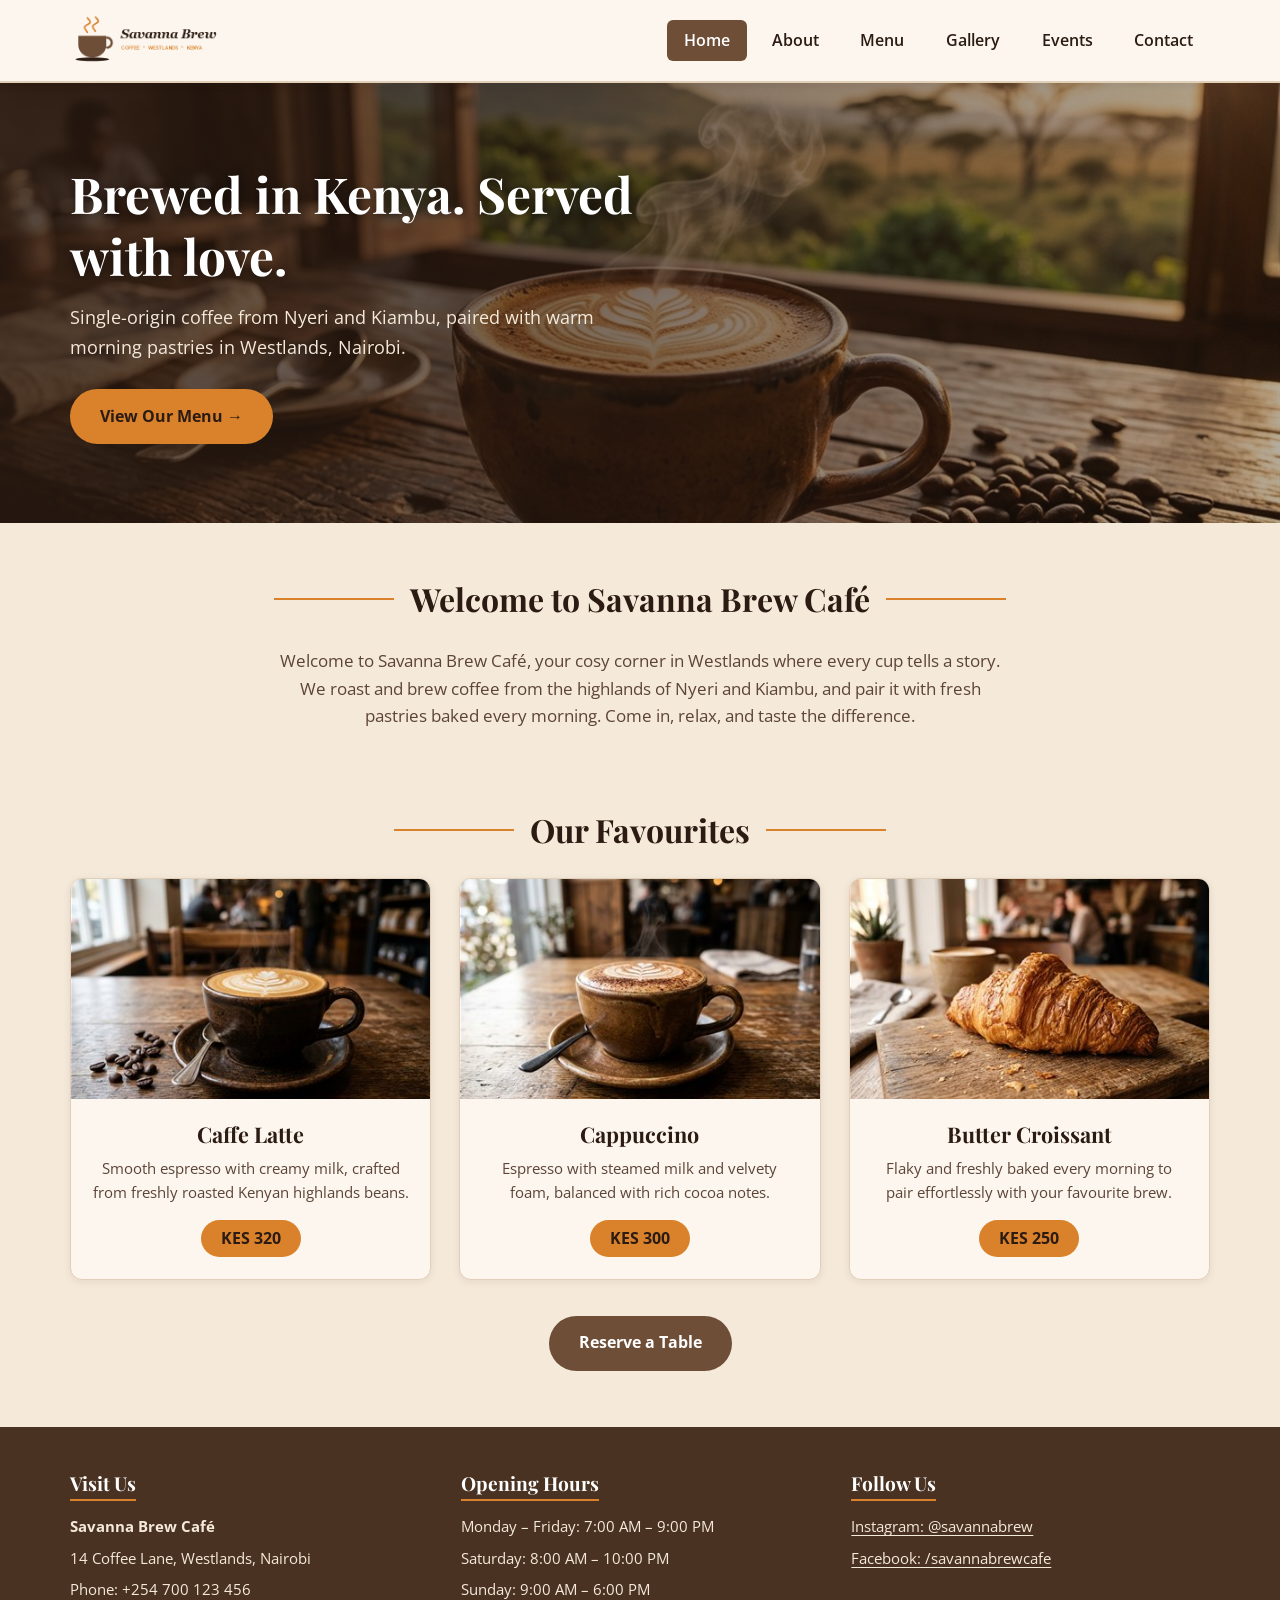
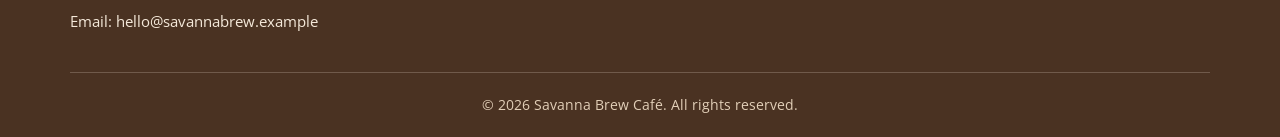
<file: index.html>
<!doctype html>
<html lang="en">
  <head>
    <meta charset="UTF-8" />
    <meta name="viewport" content="width=device-width, initial-scale=1.0" />
    <title>Savanna Brew Café | Home</title>
    <link rel="preconnect" href="https://fonts.googleapis.com" />
    <link rel="preconnect" href="https://fonts.gstatic.com" crossorigin />
    <link
      href="https://fonts.googleapis.com/css2?family=Open+Sans:wght@400;600;700&family=Playfair+Display:wght@600;700&display=swap"
      rel="stylesheet"
    />
    <link rel="stylesheet" href="css/style.css" />
  </head>
  <body>
    <header class="site-header">
      <div class="container header-inner">
        <a href="index.html" class="logo-link">
          <img
            src="images/logo.png"
            alt="Savanna Brew Café logo"
            class="logo-img"
            width="200"
            height="60"
          />
        </a>
        <nav class="main-nav" aria-label="Main navigation">
          <ul>
            <li>
              <a href="index.html" class="active" aria-current="page">Home</a>
            </li>
            <li><a href="about.html">About</a></li>
            <li><a href="menu.html">Menu</a></li>
            <li><a href="gallery.html">Gallery</a></li>
            <li><a href="events.html">Events</a></li>
            <li><a href="contact.html">Contact</a></li>
          </ul>
        </nav>
      </div>
    </header>

    <main>
      <section class="hero" aria-label="Welcome banner">
        <div class="container">
          <div class="hero-content">
            <h1>Brewed in Kenya. Served with love.</h1>
            <p>
              Single-origin coffee from Nyeri and Kiambu, paired with warm
              morning pastries in Westlands, Nairobi.
            </p>
            <a href="menu.html" class="btn btn-accent">View Our Menu &rarr;</a>
          </div>
        </div>
      </section>

      <section class="section welcome-section">
        <div class="container">
          <h2 class="section-title">Welcome to Savanna Brew Café</h2>
          <p class="welcome-text">
            Welcome to Savanna Brew Café, your cosy corner in Westlands where
            every cup tells a story. We roast and brew coffee from the highlands
            of Nyeri and Kiambu, and pair it with fresh pastries baked every
            morning. Come in, relax, and taste the difference.
          </p>
        </div>
      </section>

      <section class="section">
        <div class="container">
          <h2 class="section-title">Our Favourites</h2>
          <div class="cards-row">
            <article class="card">
              <img
                src="images/latte.jpg"
                alt="Steaming Caffe Latte with rosetta latte art in a dark ceramic cup"
                class="card-img"
                width="400"
                height="300"
              />
              <div class="card-body">
                <h3>Caffe Latte</h3>
                <p>
                  Smooth espresso with creamy milk, crafted from freshly roasted
                  Kenyan highlands beans.
                </p>
                <span class="price-badge">KES 320</span>
              </div>
            </article>

            <article class="card">
              <img
                src="images/cappuccino.jpg"
                alt="Rich Cappuccino topped with frothy milk foam and cocoa dusting"
                class="card-img"
                width="400"
                height="300"
              />
              <div class="card-body">
                <h3>Cappuccino</h3>
                <p>
                  Espresso with steamed milk and velvety foam, balanced with
                  rich cocoa notes.
                </p>
                <span class="price-badge">KES 300</span>
              </div>
            </article>

            <article class="card">
              <img
                src="images/croissant.jpg"
                alt="Freshly baked golden flaky butter croissant on a wooden board"
                class="card-img"
                width="400"
                height="300"
              />
              <div class="card-body">
                <h3>Butter Croissant</h3>
                <p>
                  Flaky and freshly baked every morning to pair effortlessly
                  with your favourite brew.
                </p>
                <span class="price-badge">KES 250</span>
              </div>
            </article>
          </div>

          <div class="cta-center">
            <a href="contact.html" class="btn btn-primary">Reserve a Table</a>
          </div>
        </div>
      </section>
    </main>

    <footer class="site-footer">
      <div class="container">
        <div class="footer-grid">
          <div class="footer-col">
            <h3>Visit Us</h3>
            <p><strong>Savanna Brew Café</strong></p>
            <p>14 Coffee Lane, Westlands, Nairobi</p>
            <p>Phone: +254 700 123 456</p>
            <p>Email: hello@savannabrew.example</p>
          </div>

          <div class="footer-col">
            <h3>Opening Hours</h3>
            <p>Monday – Friday: 7:00 AM – 9:00 PM</p>
            <p>Saturday: 8:00 AM – 10:00 PM</p>
            <p>Sunday: 9:00 AM – 6:00 PM</p>
          </div>

          <div class="footer-col">
            <h3>Follow Us</h3>
            <ul class="footer-links">
              <li>
                <a
                  href="https://www.instagram.com/"
                  target="_blank"
                  rel="noopener noreferrer"
                  >Instagram: @savannabrew</a
                >
              </li>
              <li>
                <a
                  href="https://www.facebook.com/"
                  target="_blank"
                  rel="noopener noreferrer"
                  >Facebook: /savannabrewcafe</a
                >
              </li>
            </ul>
          </div>
        </div>

        <div class="footer-bottom">
          <p>&copy; 2026 Savanna Brew Café. All rights reserved.</p>
        </div>
      </div>
    </footer>
  </body>
</html>
</file>
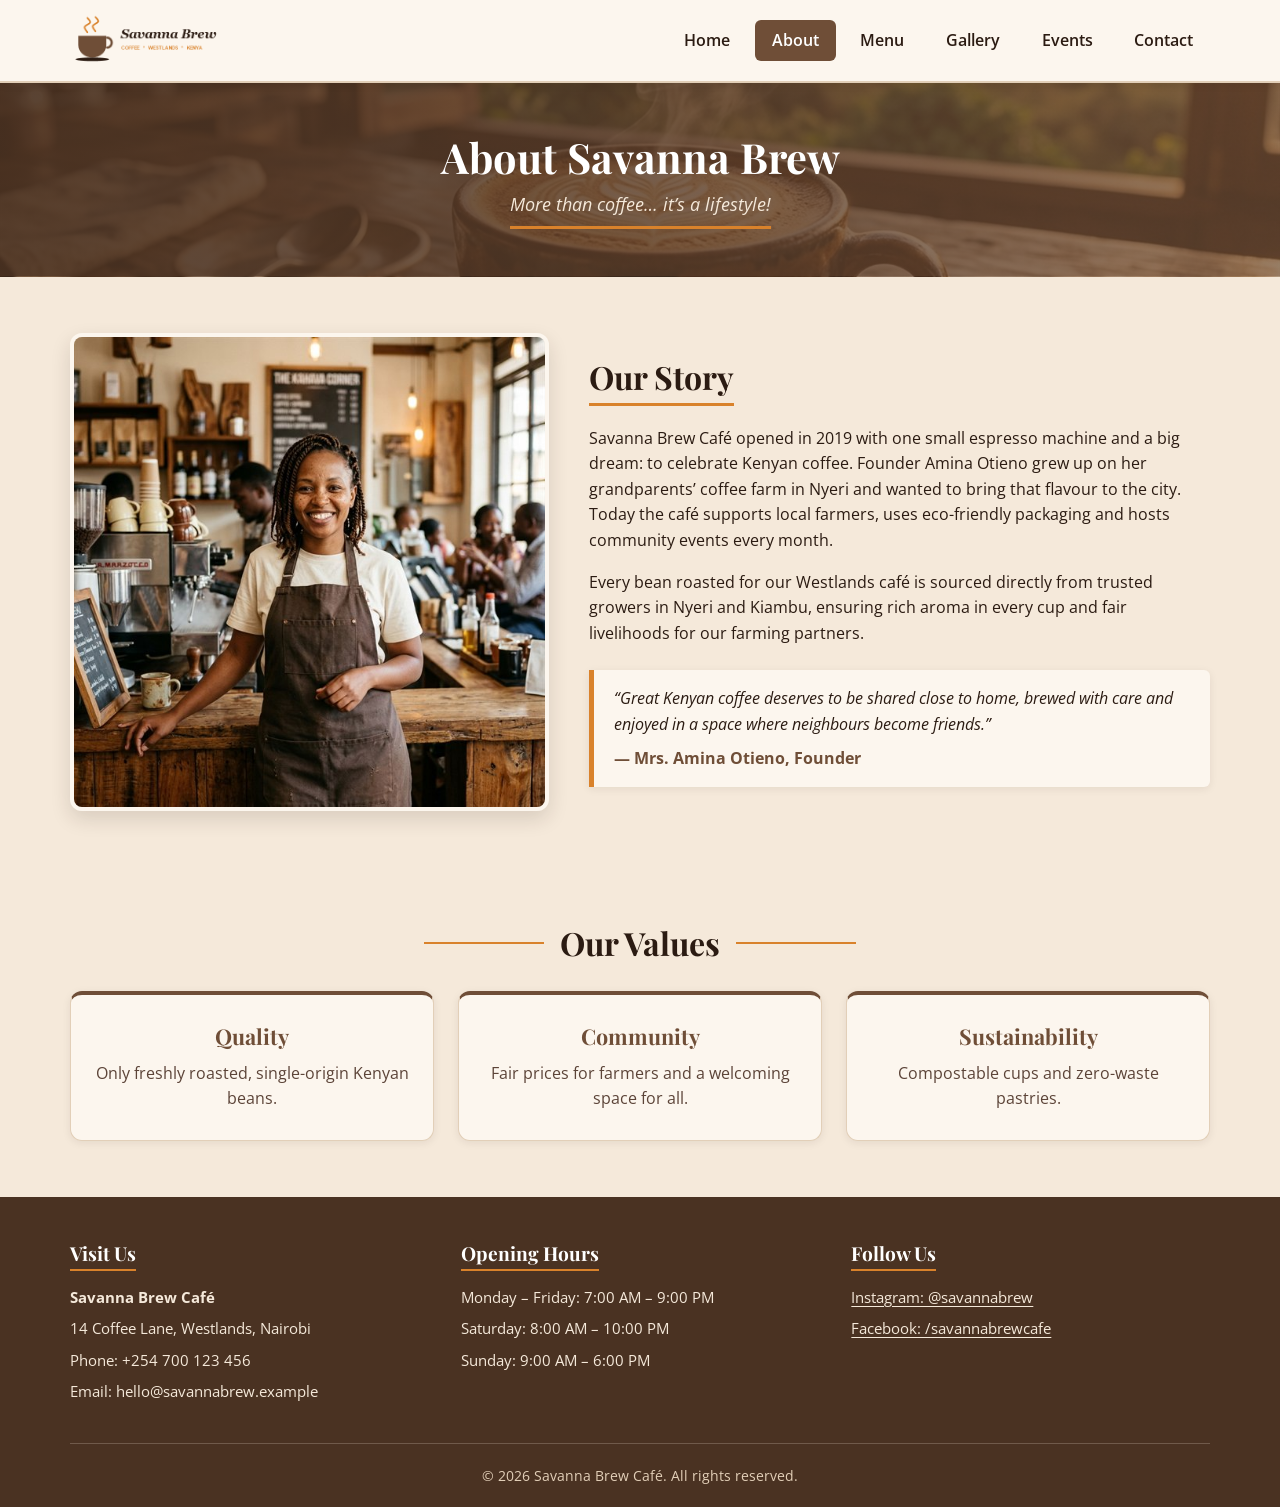
<file: about.html>
<!doctype html>
<html lang="en">
  <head>
    <meta charset="UTF-8" />
    <meta name="viewport" content="width=device-width, initial-scale=1.0" />
    <title>Savanna Brew Café | About Us</title>
    <link rel="preconnect" href="https://fonts.googleapis.com" />
    <link rel="preconnect" href="https://fonts.gstatic.com" crossorigin />
    <link
      href="https://fonts.googleapis.com/css2?family=Open+Sans:wght@400;600;700&family=Playfair+Display:wght@600;700&display=swap"
      rel="stylesheet"
    />
    <link rel="stylesheet" href="css/style.css" />
  </head>
  <body>
    <header class="site-header">
      <div class="container header-inner">
        <a href="index.html" class="logo-link">
          <img
            src="images/logo.png"
            alt="Savanna Brew Café logo"
            class="logo-img"
            width="200"
            height="60"
          />
        </a>
        <nav class="main-nav" aria-label="Main navigation">
          <ul>
            <li><a href="index.html">Home</a></li>
            <li>
              <a href="about.html" class="active" aria-current="page">About</a>
            </li>
            <li><a href="menu.html">Menu</a></li>
            <li><a href="gallery.html">Gallery</a></li>
            <li><a href="events.html">Events</a></li>
            <li><a href="contact.html">Contact</a></li>
          </ul>
        </nav>
      </div>
    </header>

    <main>
      <section class="page-banner">
        <div class="container">
          <h1>About Savanna Brew</h1>
          <p>More than coffee&hellip; it&rsquo;s a lifestyle!</p>
        </div>
      </section>

      <section class="section">
        <div class="container">
          <div class="about-grid">
            <div class="about-image-col">
              <img
                src="images/about-owner.jpg"
                alt="Mrs. Amina Otieno, founder of Savanna Brew Café, smiling behind the coffee counter"
                class="about-owner-img"
                width="600"
                height="600"
              />
            </div>

            <article class="about-text-col">
              <h2>Our Story</h2>
              <p>
                Savanna Brew Café opened in 2019 with one small espresso machine
                and a big dream: to celebrate Kenyan coffee. Founder Amina
                Otieno grew up on her grandparents&rsquo; coffee farm in Nyeri
                and wanted to bring that flavour to the city. Today the café
                supports local farmers, uses eco-friendly packaging and hosts
                community events every month.
              </p>
              <p>
                Every bean roasted for our Westlands café is sourced directly
                from trusted growers in Nyeri and Kiambu, ensuring rich aroma in
                every cup and fair livelihoods for our farming partners.
              </p>
              <blockquote class="owner-quote">
                &ldquo;Great Kenyan coffee deserves to be shared close to home,
                brewed with care and enjoyed in a space where neighbours become
                friends.&rdquo;
                <cite>&mdash; Mrs. Amina Otieno, Founder</cite>
              </blockquote>
            </article>
          </div>
        </div>
      </section>

      <section class="section">
        <div class="container">
          <h2 class="section-title">Our Values</h2>
          <ul class="values-list">
            <li class="value-card">
              <h3>Quality</h3>
              <p>Only freshly roasted, single-origin Kenyan beans.</p>
            </li>
            <li class="value-card">
              <h3>Community</h3>
              <p>Fair prices for farmers and a welcoming space for all.</p>
            </li>
            <li class="value-card">
              <h3>Sustainability</h3>
              <p>Compostable cups and zero-waste pastries.</p>
            </li>
          </ul>
        </div>
      </section>
    </main>

    <footer class="site-footer">
      <div class="container">
        <div class="footer-grid">
          <div class="footer-col">
            <h3>Visit Us</h3>
            <p><strong>Savanna Brew Café</strong></p>
            <p>14 Coffee Lane, Westlands, Nairobi</p>
            <p>Phone: +254 700 123 456</p>
            <p>Email: hello@savannabrew.example</p>
          </div>

          <div class="footer-col">
            <h3>Opening Hours</h3>
            <p>Monday – Friday: 7:00 AM – 9:00 PM</p>
            <p>Saturday: 8:00 AM – 10:00 PM</p>
            <p>Sunday: 9:00 AM – 6:00 PM</p>
          </div>

          <div class="footer-col">
            <h3>Follow Us</h3>
            <ul class="footer-links">
              <li>
                <a
                  href="https://www.instagram.com/"
                  target="_blank"
                  rel="noopener noreferrer"
                  >Instagram: @savannabrew</a
                >
              </li>
              <li>
                <a
                  href="https://www.facebook.com/"
                  target="_blank"
                  rel="noopener noreferrer"
                  >Facebook: /savannabrewcafe</a
                >
              </li>
            </ul>
          </div>
        </div>

        <div class="footer-bottom">
          <p>&copy; 2026 Savanna Brew Café. All rights reserved.</p>
        </div>
      </div>
    </footer>
  </body>
</html>
</file>
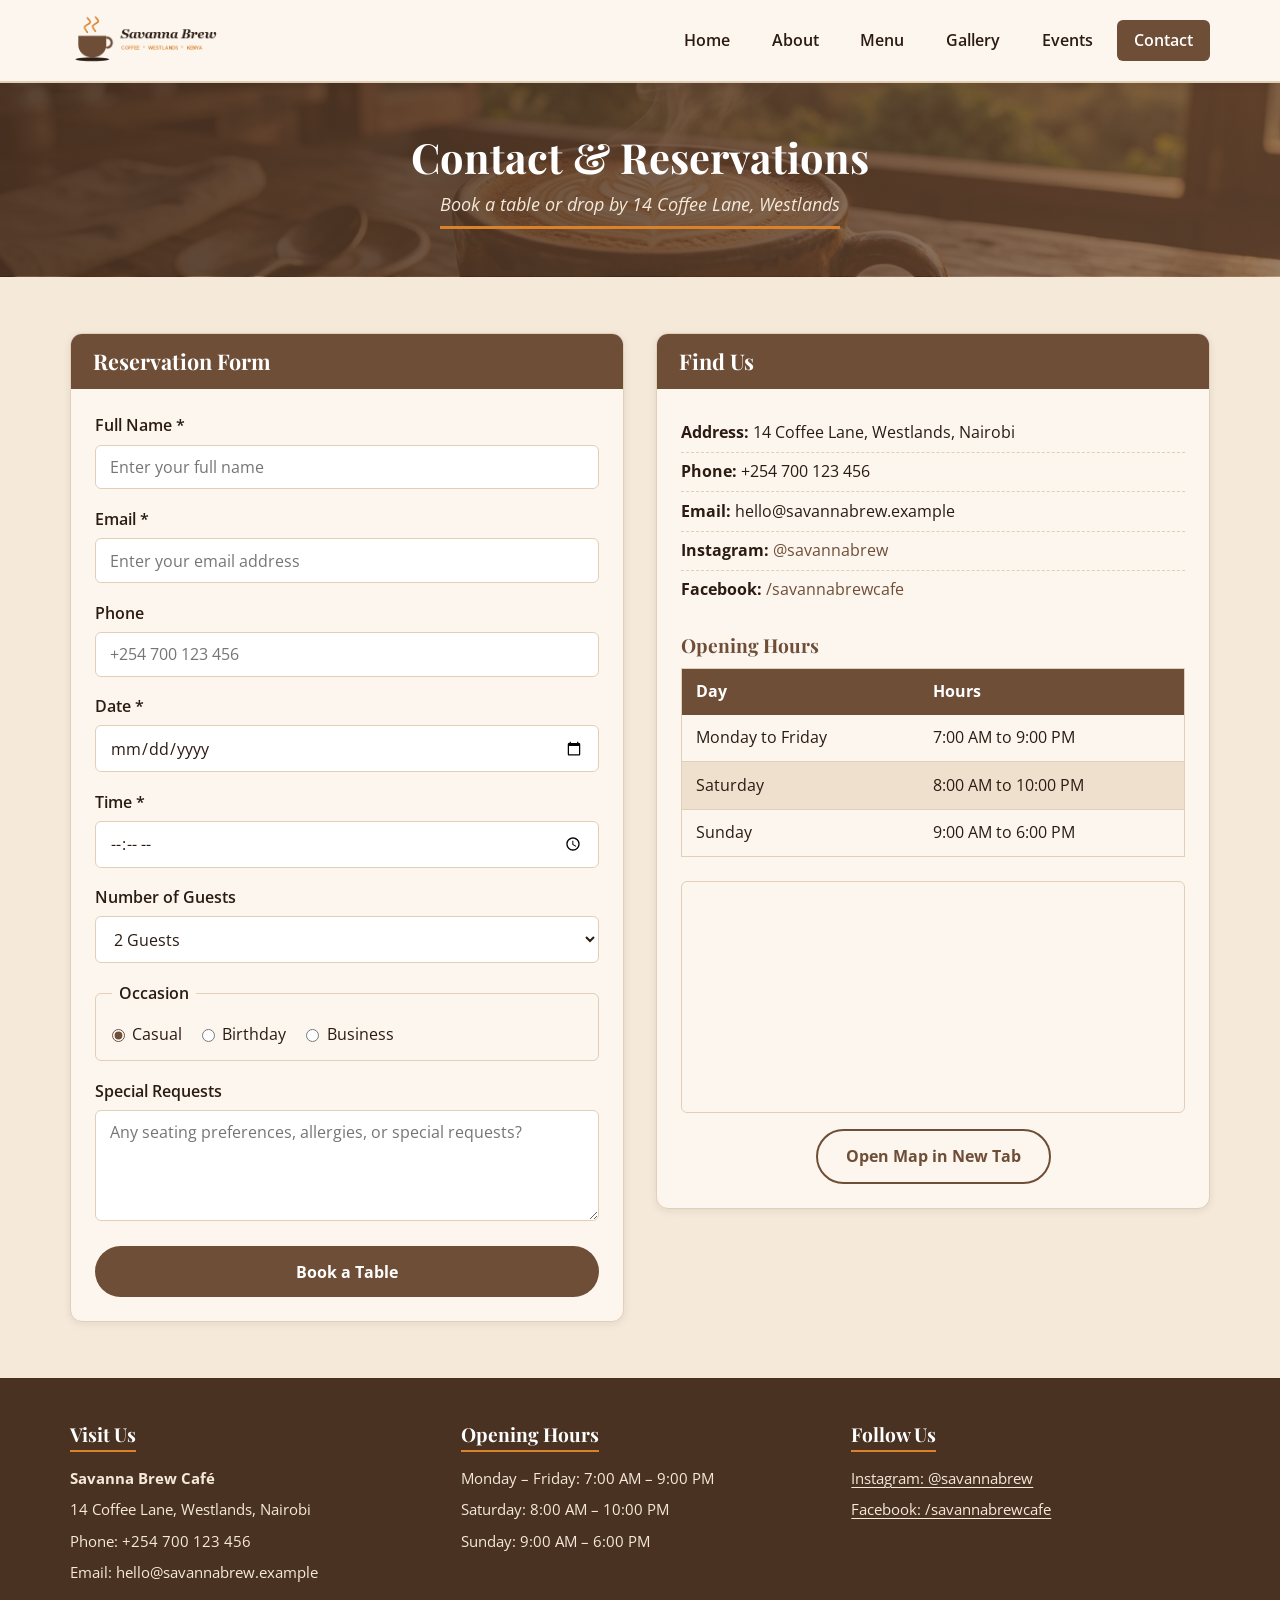
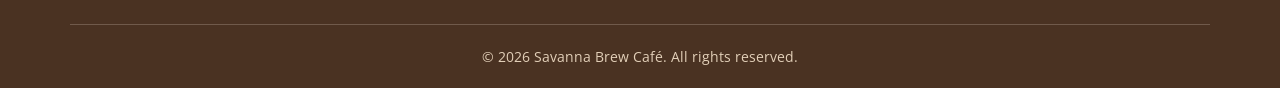
<file: contact.html>
<!doctype html>
<html lang="en">
  <head>
    <meta charset="UTF-8" />
    <meta name="viewport" content="width=device-width, initial-scale=1.0" />
    <title>Savanna Brew Café | Contact &amp; Reservations</title>
    <link rel="preconnect" href="https://fonts.googleapis.com" />
    <link rel="preconnect" href="https://fonts.gstatic.com" crossorigin />
    <link
      href="https://fonts.googleapis.com/css2?family=Open+Sans:wght@400;600;700&family=Playfair+Display:wght@600;700&display=swap"
      rel="stylesheet"
    />
    <link rel="stylesheet" href="css/style.css" />
  </head>
  <body>
    <header class="site-header">
      <div class="container header-inner">
        <a href="index.html" class="logo-link">
          <img
            src="images/logo.png"
            alt="Savanna Brew Café logo"
            class="logo-img"
            width="200"
            height="60"
          />
        </a>
        <nav class="main-nav" aria-label="Main navigation">
          <ul>
            <li><a href="index.html">Home</a></li>
            <li><a href="about.html">About</a></li>
            <li><a href="menu.html">Menu</a></li>
            <li><a href="gallery.html">Gallery</a></li>
            <li><a href="events.html">Events</a></li>
            <li>
              <a href="contact.html" class="active" aria-current="page"
                >Contact</a
              >
            </li>
          </ul>
        </nav>
      </div>
    </header>

    <main>
      <section class="page-banner">
        <div class="container">
          <h1>Contact &amp; Reservations</h1>
          <p>Book a table or drop by 14 Coffee Lane, Westlands</p>
        </div>
      </section>

      <section class="section">
        <div class="container">
          <div class="contact-grid">
            <section
              class="panel reservation-panel"
              aria-labelledby="reservation-heading"
            >
              <h2 id="reservation-heading" class="panel-header">
                Reservation Form
              </h2>
              <div class="panel-body">
                <form action="#" method="post">
                  <div class="form-group">
                    <label for="full-name">Full Name *</label>
                    <input
                      type="text"
                      id="full-name"
                      name="full_name"
                      placeholder="Enter your full name"
                      required
                    />
                  </div>

                  <div class="form-group">
                    <label for="email">Email *</label>
                    <input
                      type="email"
                      id="email"
                      name="email"
                      placeholder="Enter your email address"
                      required
                    />
                  </div>

                  <div class="form-group">
                    <label for="phone">Phone</label>
                    <input
                      type="tel"
                      id="phone"
                      name="phone"
                      placeholder="+254 700 123 456"
                    />
                  </div>

                  <div class="form-group">
                    <label for="res-date">Date *</label>
                    <input type="date" id="res-date" name="res_date" required />
                  </div>

                  <div class="form-group">
                    <label for="res-time">Time *</label>
                    <input type="time" id="res-time" name="res_time" required />
                  </div>

                  <div class="form-group">
                    <label for="guests">Number of Guests</label>
                    <select id="guests" name="guests">
                      <option value="1">1 Guest</option>
                      <option value="2" selected>2 Guests</option>
                      <option value="3">3 Guests</option>
                      <option value="4">4 Guests</option>
                      <option value="5">5 Guests</option>
                      <option value="6">6 Guests</option>
                      <option value="7">7 Guests</option>
                      <option value="8">8 Guests</option>
                      <option value="9">9 Guests</option>
                      <option value="10">10 Guests</option>
                    </select>
                  </div>

                  <fieldset class="occasion-fieldset">
                    <legend>Occasion</legend>
                    <div class="radio-group">
                      <label class="radio-option" for="occasion-casual">
                        <input
                          type="radio"
                          id="occasion-casual"
                          name="occasion"
                          value="casual"
                          checked
                        />
                        <span>Casual</span>
                      </label>
                      <label class="radio-option" for="occasion-birthday">
                        <input
                          type="radio"
                          id="occasion-birthday"
                          name="occasion"
                          value="birthday"
                        />
                        <span>Birthday</span>
                      </label>
                      <label class="radio-option" for="occasion-business">
                        <input
                          type="radio"
                          id="occasion-business"
                          name="occasion"
                          value="business"
                        />
                        <span>Business</span>
                      </label>
                    </div>
                  </fieldset>

                  <div class="form-group">
                    <label for="requests">Special Requests</label>
                    <textarea
                      id="requests"
                      name="requests"
                      rows="4"
                      placeholder="Any seating preferences, allergies, or special requests?"
                    ></textarea>
                  </div>

                  <button type="submit" class="btn btn-primary submit-btn">
                    Book a Table
                  </button>
                </form>
              </div>
            </section>

            <section class="panel info-panel" aria-labelledby="find-us-heading">
              <h2 id="find-us-heading" class="panel-header">Find Us</h2>
              <div class="panel-body">
                <ul class="contact-details-list">
                  <li>
                    <strong>Address:</strong> 14 Coffee Lane, Westlands, Nairobi
                  </li>
                  <li><strong>Phone:</strong> +254 700 123 456</li>
                  <li><strong>Email:</strong> hello@savannabrew.example</li>
                  <li>
                    <strong>Instagram:</strong>
                    <a
                      href="https://www.instagram.com/"
                      target="_blank"
                      rel="noopener noreferrer"
                      >@savannabrew</a
                    >
                  </li>
                  <li>
                    <strong>Facebook:</strong>
                    <a
                      href="https://www.facebook.com/"
                      target="_blank"
                      rel="noopener noreferrer"
                      >/savannabrewcafe</a
                    >
                  </li>
                </ul>

                <h3 class="hours-heading">Opening Hours</h3>
                <table class="hours-table">
                  <thead>
                    <tr>
                      <th scope="col">Day</th>
                      <th scope="col">Hours</th>
                    </tr>
                  </thead>
                  <tbody>
                    <tr>
                      <td>Monday to Friday</td>
                      <td>7:00 AM to 9:00 PM</td>
                    </tr>
                    <tr>
                      <td>Saturday</td>
                      <td>8:00 AM to 10:00 PM</td>
                    </tr>
                    <tr>
                      <td>Sunday</td>
                      <td>9:00 AM to 6:00 PM</td>
                    </tr>
                  </tbody>
                </table>

                <div class="map-container">
                  <iframe
                    class="map-frame"
                    title="Map of Westlands, Nairobi where Savanna Brew Café is located"
                    src="https://www.openstreetmap.org/export/embed.html?bbox=36.7920%2C-1.2740%2C36.8150%2C-1.2580&amp;layer=mapnik&amp;marker=-1.2660%2C36.8035"
                    loading="lazy"
                  >
                  </iframe>
                </div>

                <div class="map-link-wrap">
                  <a
                    href="https://www.openstreetmap.org/?mlat=-1.2660&amp;mlon=36.8035#map=16/-1.2660/36.8035"
                    target="_blank"
                    rel="noopener noreferrer"
                    class="btn btn-outline"
                  >
                    Open Map in New Tab
                  </a>
                </div>
              </div>
            </section>
          </div>
        </div>
      </section>
    </main>

    <footer class="site-footer">
      <div class="container">
        <div class="footer-grid">
          <div class="footer-col">
            <h3>Visit Us</h3>
            <p><strong>Savanna Brew Café</strong></p>
            <p>14 Coffee Lane, Westlands, Nairobi</p>
            <p>Phone: +254 700 123 456</p>
            <p>Email: hello@savannabrew.example</p>
          </div>

          <div class="footer-col">
            <h3>Opening Hours</h3>
            <p>Monday – Friday: 7:00 AM – 9:00 PM</p>
            <p>Saturday: 8:00 AM – 10:00 PM</p>
            <p>Sunday: 9:00 AM – 6:00 PM</p>
          </div>

          <div class="footer-col">
            <h3>Follow Us</h3>
            <ul class="footer-links">
              <li>
                <a
                  href="https://www.instagram.com/"
                  target="_blank"
                  rel="noopener noreferrer"
                  >Instagram: @savannabrew</a
                >
              </li>
              <li>
                <a
                  href="https://www.facebook.com/"
                  target="_blank"
                  rel="noopener noreferrer"
                  >Facebook: /savannabrewcafe</a
                >
              </li>
            </ul>
          </div>
        </div>

        <div class="footer-bottom">
          <p>&copy; 2026 Savanna Brew Café. All rights reserved.</p>
        </div>
      </div>
    </footer>
  </body>
</html>
</file>
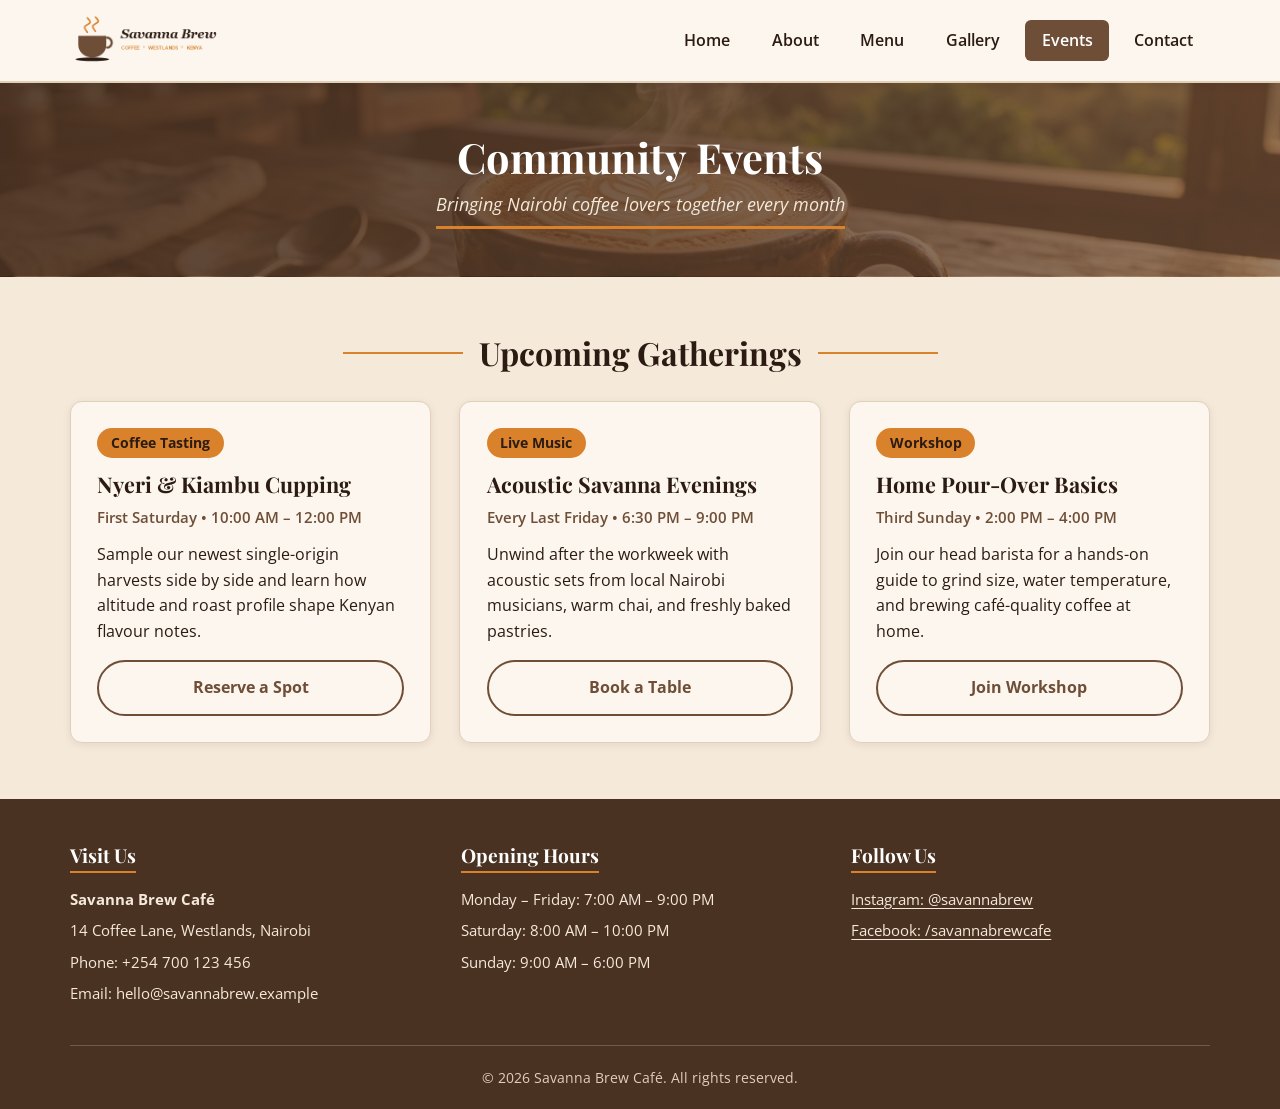
<file: events.html>
<!doctype html>
<html lang="en">
  <head>
    <meta charset="UTF-8" />
    <meta name="viewport" content="width=device-width, initial-scale=1.0" />
    <title>Savanna Brew Café | Community Events</title>
    <link rel="preconnect" href="https://fonts.googleapis.com" />
    <link rel="preconnect" href="https://fonts.gstatic.com" crossorigin />
    <link
      href="https://fonts.googleapis.com/css2?family=Open+Sans:wght@400;600;700&family=Playfair+Display:wght@600;700&display=swap"
      rel="stylesheet"
    />
    <link rel="stylesheet" href="css/style.css" />
  </head>
  <body>
    <header class="site-header">
      <div class="container header-inner">
        <a href="index.html" class="logo-link">
          <img
            src="images/logo.png"
            alt="Savanna Brew Café logo"
            class="logo-img"
            width="200"
            height="60"
          />
        </a>
        <nav class="main-nav" aria-label="Main navigation">
          <ul>
            <li><a href="index.html">Home</a></li>
            <li><a href="about.html">About</a></li>
            <li><a href="menu.html">Menu</a></li>
            <li><a href="gallery.html">Gallery</a></li>
            <li>
              <a href="events.html" class="active" aria-current="page"
                >Events</a
              >
            </li>
            <li><a href="contact.html">Contact</a></li>
          </ul>
        </nav>
      </div>
    </header>

    <main>
      <section class="page-banner">
        <div class="container">
          <h1>Community Events</h1>
          <p>Bringing Nairobi coffee lovers together every month</p>
        </div>
      </section>

      <section class="section">
        <div class="container">
          <h2 class="section-title">Upcoming Gatherings</h2>
          <div class="events-grid">
            <article class="event-card">
              <div>
                <span class="event-tag">Coffee Tasting</span>
                <h3>Nyeri &amp; Kiambu Cupping</h3>
                <p class="event-meta">
                  First Saturday &bull; 10:00 AM &ndash; 12:00 PM
                </p>
                <p>
                  Sample our newest single-origin harvests side by side and
                  learn how altitude and roast profile shape Kenyan flavour
                  notes.
                </p>
              </div>
              <a href="contact.html" class="btn btn-outline">Reserve a Spot</a>
            </article>

            <article class="event-card">
              <div>
                <span class="event-tag">Live Music</span>
                <h3>Acoustic Savanna Evenings</h3>
                <p class="event-meta">
                  Every Last Friday &bull; 6:30 PM &ndash; 9:00 PM
                </p>
                <p>
                  Unwind after the workweek with acoustic sets from local
                  Nairobi musicians, warm chai, and freshly baked pastries.
                </p>
              </div>
              <a href="contact.html" class="btn btn-outline">Book a Table</a>
            </article>

            <article class="event-card">
              <div>
                <span class="event-tag">Workshop</span>
                <h3>Home Pour-Over Basics</h3>
                <p class="event-meta">
                  Third Sunday &bull; 2:00 PM &ndash; 4:00 PM
                </p>
                <p>
                  Join our head barista for a hands-on guide to grind size,
                  water temperature, and brewing café-quality coffee at home.
                </p>
              </div>
              <a href="contact.html" class="btn btn-outline">Join Workshop</a>
            </article>
          </div>
        </div>
      </section>
    </main>

    <footer class="site-footer">
      <div class="container">
        <div class="footer-grid">
          <div class="footer-col">
            <h3>Visit Us</h3>
            <p><strong>Savanna Brew Café</strong></p>
            <p>14 Coffee Lane, Westlands, Nairobi</p>
            <p>Phone: +254 700 123 456</p>
            <p>Email: hello@savannabrew.example</p>
          </div>

          <div class="footer-col">
            <h3>Opening Hours</h3>
            <p>Monday – Friday: 7:00 AM – 9:00 PM</p>
            <p>Saturday: 8:00 AM – 10:00 PM</p>
            <p>Sunday: 9:00 AM – 6:00 PM</p>
          </div>

          <div class="footer-col">
            <h3>Follow Us</h3>
            <ul class="footer-links">
              <li>
                <a
                  href="https://www.instagram.com/"
                  target="_blank"
                  rel="noopener noreferrer"
                  >Instagram: @savannabrew</a
                >
              </li>
              <li>
                <a
                  href="https://www.facebook.com/"
                  target="_blank"
                  rel="noopener noreferrer"
                  >Facebook: /savannabrewcafe</a
                >
              </li>
            </ul>
          </div>
        </div>

        <div class="footer-bottom">
          <p>&copy; 2026 Savanna Brew Café. All rights reserved.</p>
        </div>
      </div>
    </footer>
  </body>
</html>
</file>
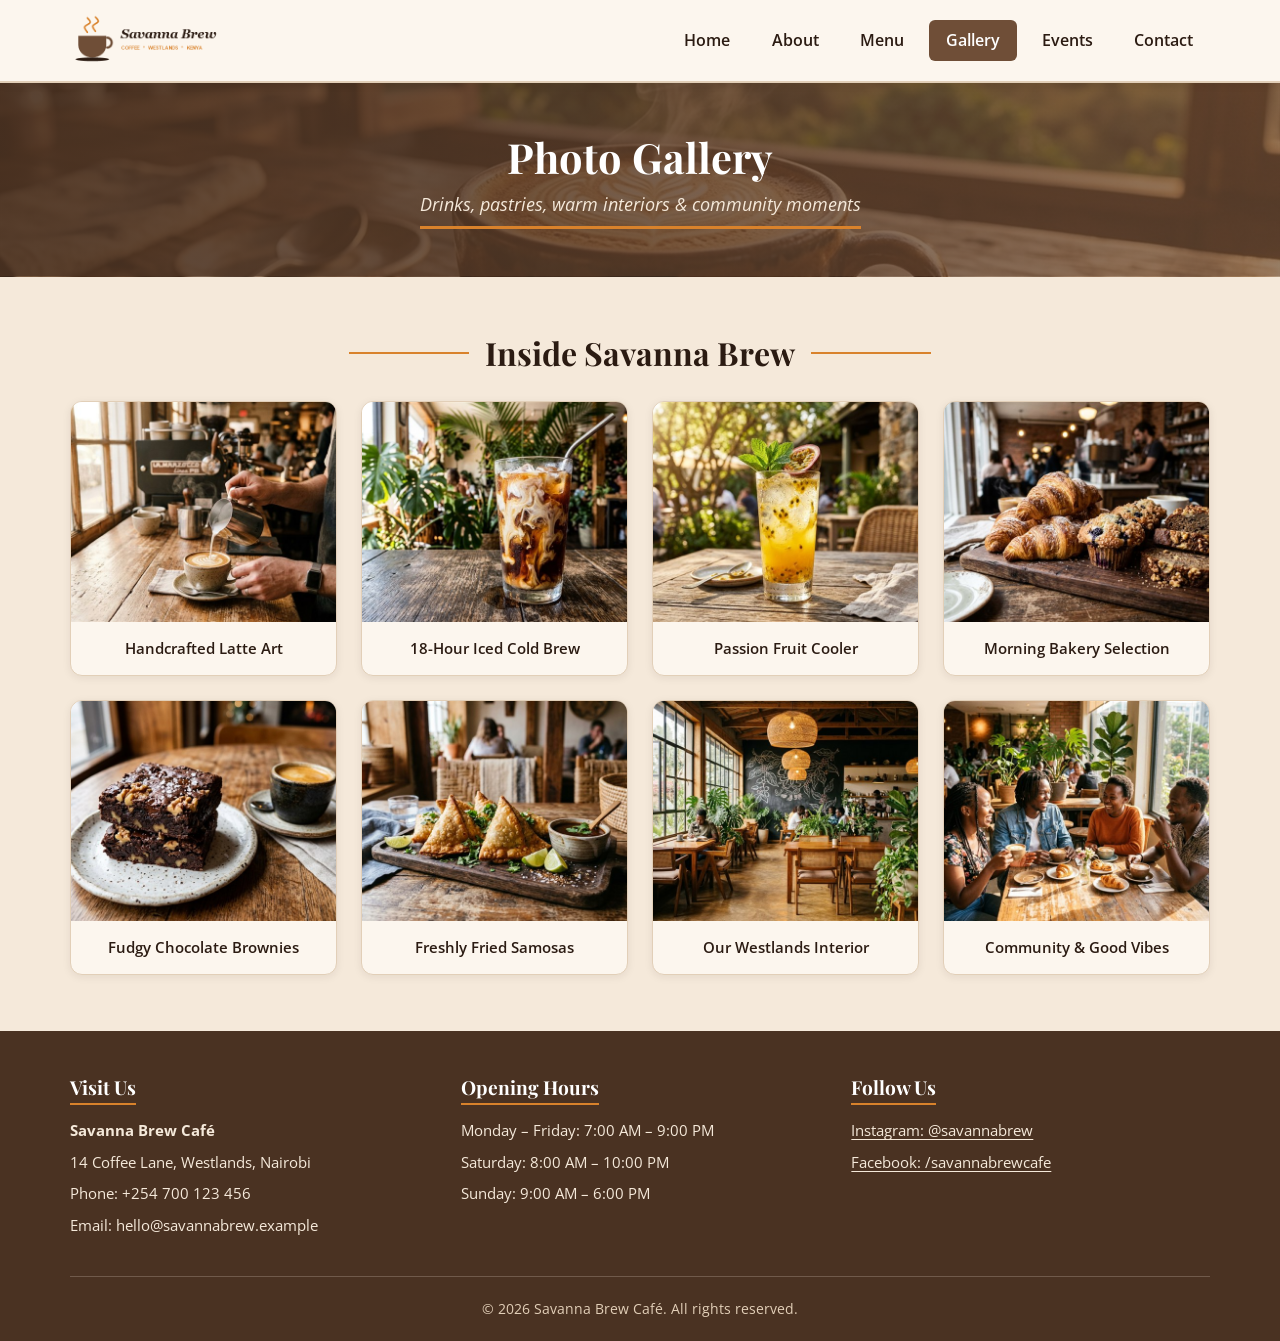
<file: gallery.html>
<!doctype html>
<html lang="en">
  <head>
    <meta charset="UTF-8" />
    <meta name="viewport" content="width=device-width, initial-scale=1.0" />
    <title>Savanna Brew Café | Gallery</title>
    <link rel="preconnect" href="https://fonts.googleapis.com" />
    <link rel="preconnect" href="https://fonts.gstatic.com" crossorigin />
    <link
      href="https://fonts.googleapis.com/css2?family=Open+Sans:wght@400;600;700&family=Playfair+Display:wght@600;700&display=swap"
      rel="stylesheet"
    />
    <link rel="stylesheet" href="css/style.css" />
  </head>
  <body>
    <header class="site-header">
      <div class="container header-inner">
        <a href="index.html" class="logo-link">
          <img
            src="images/logo.png"
            alt="Savanna Brew Café logo"
            class="logo-img"
            width="200"
            height="60"
          />
        </a>
        <nav class="main-nav" aria-label="Main navigation">
          <ul>
            <li><a href="index.html">Home</a></li>
            <li><a href="about.html">About</a></li>
            <li><a href="menu.html">Menu</a></li>
            <li>
              <a href="gallery.html" class="active" aria-current="page"
                >Gallery</a
              >
            </li>
            <li><a href="events.html">Events</a></li>
            <li><a href="contact.html">Contact</a></li>
          </ul>
        </nav>
      </div>
    </header>

    <main>
      <section class="page-banner">
        <div class="container">
          <h1>Photo Gallery</h1>
          <p>Drinks, pastries, warm interiors &amp; community moments</p>
        </div>
      </section>

      <section class="section">
        <div class="container">
          <h2 class="section-title">Inside Savanna Brew</h2>
          <div class="gallery-grid">
            <figure class="gallery-item">
              <div class="gallery-img-wrap">
                <img
                  src="images/gallery-1.jpg"
                  alt="Barista pouring steamed milk into espresso to create latte art"
                  width="600"
                  height="450"
                />
              </div>
              <figcaption>Handcrafted Latte Art</figcaption>
            </figure>

            <figure class="gallery-item">
              <div class="gallery-img-wrap">
                <img
                  src="images/gallery-2.jpg"
                  alt="Tall glass of cold brew iced coffee with cream swirl on a wooden table"
                  width="600"
                  height="450"
                />
              </div>
              <figcaption>18-Hour Iced Cold Brew</figcaption>
            </figure>

            <figure class="gallery-item">
              <div class="gallery-img-wrap">
                <img
                  src="images/gallery-3.jpg"
                  alt="Refreshing Kenyan passion fruit cooler with mint leaves and ice"
                  width="600"
                  height="450"
                />
              </div>
              <figcaption>Passion Fruit Cooler</figcaption>
            </figure>

            <figure class="gallery-item">
              <div class="gallery-img-wrap">
                <img
                  src="images/gallery-4.jpg"
                  alt="Assortment of freshly baked butter croissants, muffins, and banana bread"
                  width="600"
                  height="450"
                />
              </div>
              <figcaption>Morning Bakery Selection</figcaption>
            </figure>

            <figure class="gallery-item">
              <div class="gallery-img-wrap">
                <img
                  src="images/gallery-5.jpg"
                  alt="Rich dark chocolate brownies beside a freshly pulled espresso cup"
                  width="600"
                  height="450"
                />
              </div>
              <figcaption>Fudgy Chocolate Brownies</figcaption>
            </figure>

            <figure class="gallery-item">
              <div class="gallery-img-wrap">
                <img
                  src="images/gallery-6.jpg"
                  alt="Golden crispy Kenyan samosas served with lime wedges and coriander"
                  width="600"
                  height="450"
                />
              </div>
              <figcaption>Freshly Fried Samosas</figcaption>
            </figure>

            <figure class="gallery-item">
              <div class="gallery-img-wrap">
                <img
                  src="images/gallery-7.jpg"
                  alt="Cosy Westlands café interior with wooden tables, woven lights, and plants"
                  width="600"
                  height="450"
                />
              </div>
              <figcaption>Our Westlands Interior</figcaption>
            </figure>

            <figure class="gallery-item">
              <div class="gallery-img-wrap">
                <img
                  src="images/gallery-8.jpg"
                  alt="Friends smiling and enjoying coffee and pastries together at a sunny table"
                  width="600"
                  height="450"
                />
              </div>
              <figcaption>Community &amp; Good Vibes</figcaption>
            </figure>
          </div>
        </div>
      </section>
    </main>

    <footer class="site-footer">
      <div class="container">
        <div class="footer-grid">
          <div class="footer-col">
            <h3>Visit Us</h3>
            <p><strong>Savanna Brew Café</strong></p>
            <p>14 Coffee Lane, Westlands, Nairobi</p>
            <p>Phone: +254 700 123 456</p>
            <p>Email: hello@savannabrew.example</p>
          </div>

          <div class="footer-col">
            <h3>Opening Hours</h3>
            <p>Monday – Friday: 7:00 AM – 9:00 PM</p>
            <p>Saturday: 8:00 AM – 10:00 PM</p>
            <p>Sunday: 9:00 AM – 6:00 PM</p>
          </div>

          <div class="footer-col">
            <h3>Follow Us</h3>
            <ul class="footer-links">
              <li>
                <a
                  href="https://www.instagram.com/"
                  target="_blank"
                  rel="noopener noreferrer"
                  >Instagram: @savannabrew</a
                >
              </li>
              <li>
                <a
                  href="https://www.facebook.com/"
                  target="_blank"
                  rel="noopener noreferrer"
                  >Facebook: /savannabrewcafe</a
                >
              </li>
            </ul>
          </div>
        </div>

        <div class="footer-bottom">
          <p>&copy; 2026 Savanna Brew Café. All rights reserved.</p>
        </div>
      </div>
    </footer>
  </body>
</html>
</file>
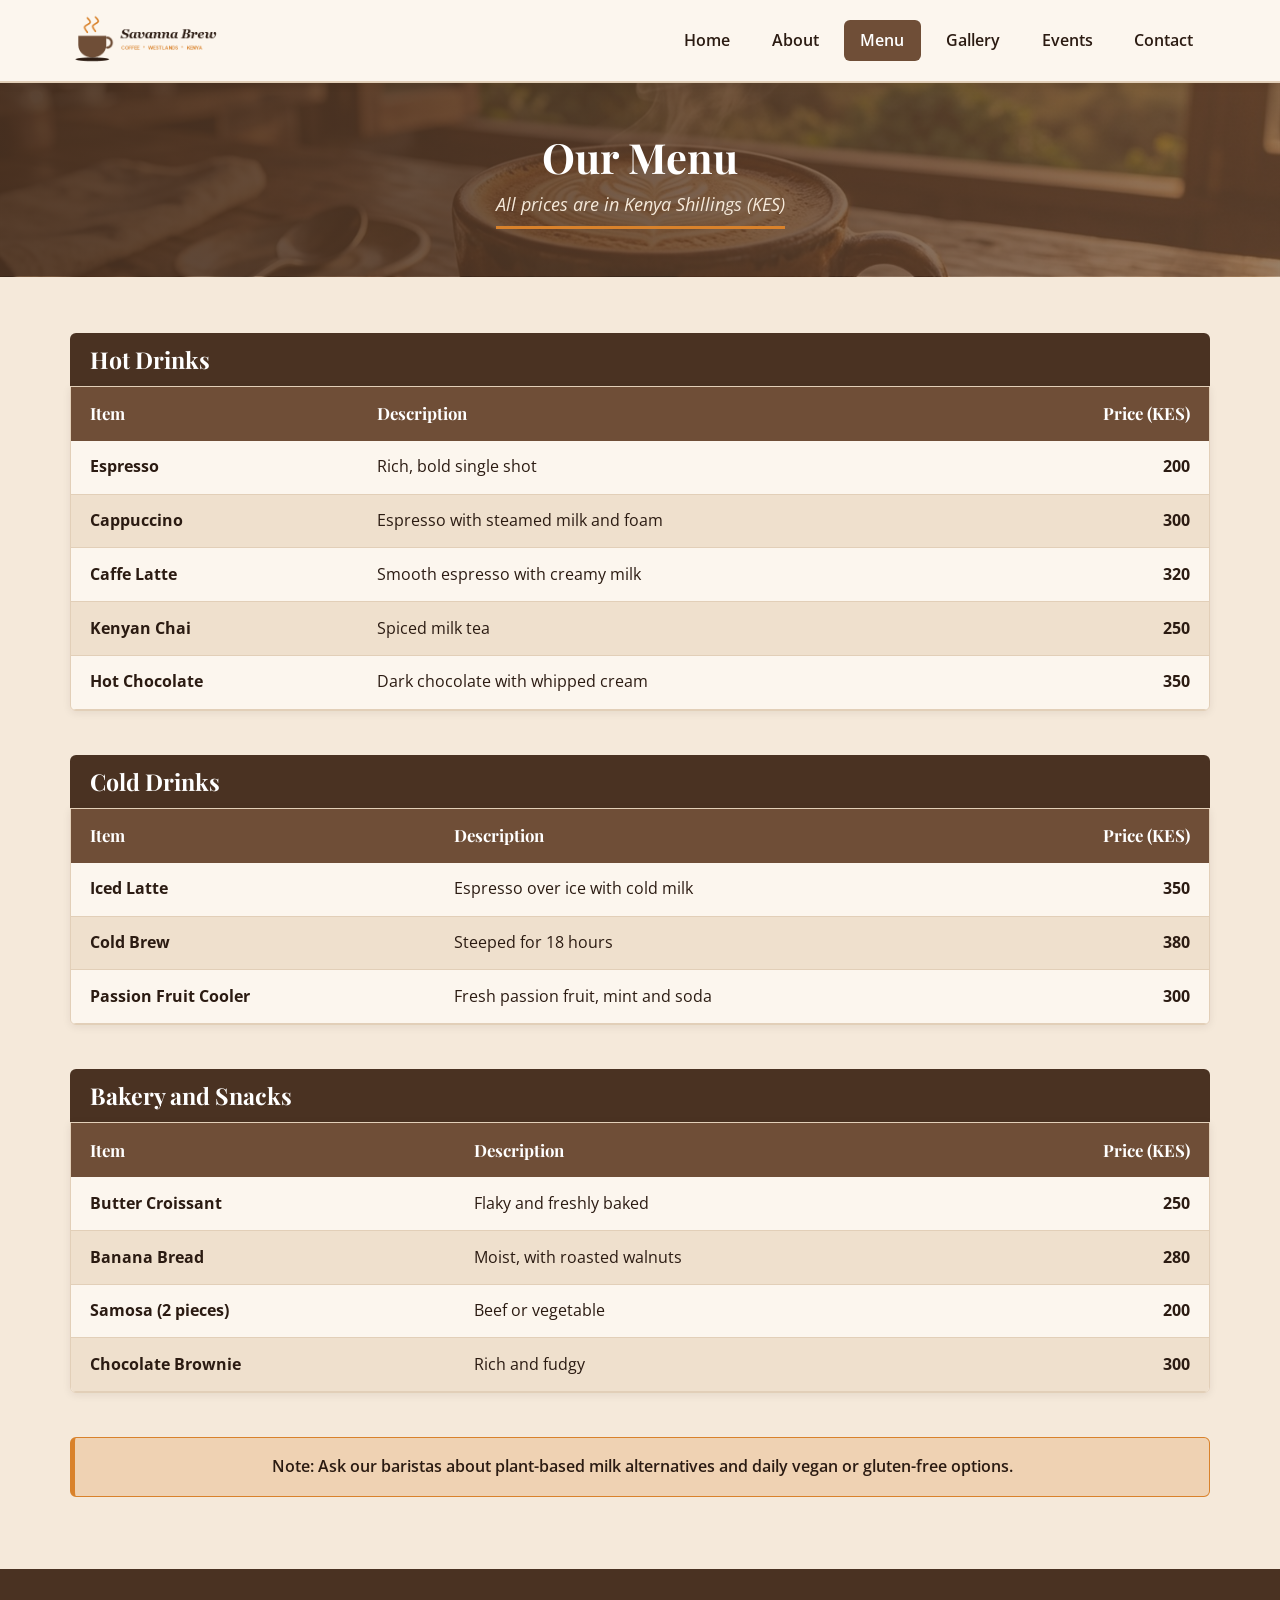
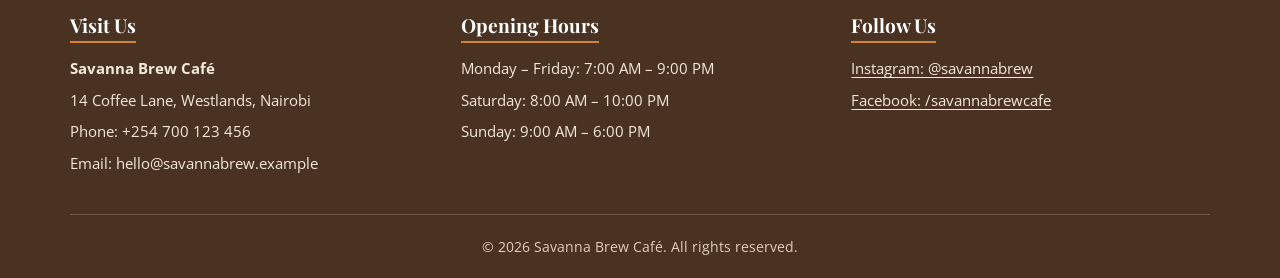
<file: menu.html>
<!doctype html>
<html lang="en">
  <head>
    <meta charset="UTF-8" />
    <meta name="viewport" content="width=device-width, initial-scale=1.0" />
    <title>Savanna Brew Café | Menu</title>
    <link rel="preconnect" href="https://fonts.googleapis.com" />
    <link rel="preconnect" href="https://fonts.gstatic.com" crossorigin />
    <link
      href="https://fonts.googleapis.com/css2?family=Open+Sans:wght@400;600;700&family=Playfair+Display:wght@600;700&display=swap"
      rel="stylesheet"
    />
    <link rel="stylesheet" href="css/style.css" />
  </head>
  <body>
    <header class="site-header">
      <div class="container header-inner">
        <a href="index.html" class="logo-link">
          <img
            src="images/logo.png"
            alt="Savanna Brew Café logo"
            class="logo-img"
            width="200"
            height="60"
          />
        </a>
        <nav class="main-nav" aria-label="Main navigation">
          <ul>
            <li><a href="index.html">Home</a></li>
            <li><a href="about.html">About</a></li>
            <li>
              <a href="menu.html" class="active" aria-current="page">Menu</a>
            </li>
            <li><a href="gallery.html">Gallery</a></li>
            <li><a href="events.html">Events</a></li>
            <li><a href="contact.html">Contact</a></li>
          </ul>
        </nav>
      </div>
    </header>

    <main>
      <section class="page-banner">
        <div class="container">
          <h1>Our Menu</h1>
          <p>All prices are in Kenya Shillings (KES)</p>
        </div>
      </section>

      <section class="section">
        <div class="container">
          <section class="menu-section" aria-labelledby="hot-drinks-heading">
            <h2 id="hot-drinks-heading" class="menu-heading">Hot Drinks</h2>
            <div class="table-wrapper">
              <table class="menu-table">
                <thead>
                  <tr>
                    <th scope="col">Item</th>
                    <th scope="col">Description</th>
                    <th scope="col" class="price-col">Price (KES)</th>
                  </tr>
                </thead>
                <tbody>
                  <tr>
                    <th scope="row">Espresso</th>
                    <td>Rich, bold single shot</td>
                    <td class="price-col">200</td>
                  </tr>
                  <tr>
                    <th scope="row">Cappuccino</th>
                    <td>Espresso with steamed milk and foam</td>
                    <td class="price-col">300</td>
                  </tr>
                  <tr>
                    <th scope="row">Caffe Latte</th>
                    <td>Smooth espresso with creamy milk</td>
                    <td class="price-col">320</td>
                  </tr>
                  <tr>
                    <th scope="row">Kenyan Chai</th>
                    <td>Spiced milk tea</td>
                    <td class="price-col">250</td>
                  </tr>
                  <tr>
                    <th scope="row">Hot Chocolate</th>
                    <td>Dark chocolate with whipped cream</td>
                    <td class="price-col">350</td>
                  </tr>
                </tbody>
              </table>
            </div>
          </section>

          <section class="menu-section" aria-labelledby="cold-drinks-heading">
            <h2 id="cold-drinks-heading" class="menu-heading">Cold Drinks</h2>
            <div class="table-wrapper">
              <table class="menu-table">
                <thead>
                  <tr>
                    <th scope="col">Item</th>
                    <th scope="col">Description</th>
                    <th scope="col" class="price-col">Price (KES)</th>
                  </tr>
                </thead>
                <tbody>
                  <tr>
                    <th scope="row">Iced Latte</th>
                    <td>Espresso over ice with cold milk</td>
                    <td class="price-col">350</td>
                  </tr>
                  <tr>
                    <th scope="row">Cold Brew</th>
                    <td>Steeped for 18 hours</td>
                    <td class="price-col">380</td>
                  </tr>
                  <tr>
                    <th scope="row">Passion Fruit Cooler</th>
                    <td>Fresh passion fruit, mint and soda</td>
                    <td class="price-col">300</td>
                  </tr>
                </tbody>
              </table>
            </div>
          </section>

          <section class="menu-section" aria-labelledby="bakery-snacks-heading">
            <h2 id="bakery-snacks-heading" class="menu-heading">
              Bakery and Snacks
            </h2>
            <div class="table-wrapper">
              <table class="menu-table">
                <thead>
                  <tr>
                    <th scope="col">Item</th>
                    <th scope="col">Description</th>
                    <th scope="col" class="price-col">Price (KES)</th>
                  </tr>
                </thead>
                <tbody>
                  <tr>
                    <th scope="row">Butter Croissant</th>
                    <td>Flaky and freshly baked</td>
                    <td class="price-col">250</td>
                  </tr>
                  <tr>
                    <th scope="row">Banana Bread</th>
                    <td>Moist, with roasted walnuts</td>
                    <td class="price-col">280</td>
                  </tr>
                  <tr>
                    <th scope="row">Samosa (2 pieces)</th>
                    <td>Beef or vegetable</td>
                    <td class="price-col">200</td>
                  </tr>
                  <tr>
                    <th scope="row">Chocolate Brownie</th>
                    <td>Rich and fudgy</td>
                    <td class="price-col">300</td>
                  </tr>
                </tbody>
              </table>
            </div>
          </section>

          <p class="dietary-note">
            Note: Ask our baristas about plant-based milk alternatives and daily
            vegan or gluten-free options.
          </p>
        </div>
      </section>
    </main>

    <footer class="site-footer">
      <div class="container">
        <div class="footer-grid">
          <div class="footer-col">
            <h3>Visit Us</h3>
            <p><strong>Savanna Brew Café</strong></p>
            <p>14 Coffee Lane, Westlands, Nairobi</p>
            <p>Phone: +254 700 123 456</p>
            <p>Email: hello@savannabrew.example</p>
          </div>

          <div class="footer-col">
            <h3>Opening Hours</h3>
            <p>Monday – Friday: 7:00 AM – 9:00 PM</p>
            <p>Saturday: 8:00 AM – 10:00 PM</p>
            <p>Sunday: 9:00 AM – 6:00 PM</p>
          </div>

          <div class="footer-col">
            <h3>Follow Us</h3>
            <ul class="footer-links">
              <li>
                <a
                  href="https://www.instagram.com/"
                  target="_blank"
                  rel="noopener noreferrer"
                  >Instagram: @savannabrew</a
                >
              </li>
              <li>
                <a
                  href="https://www.facebook.com/"
                  target="_blank"
                  rel="noopener noreferrer"
                  >Facebook: /savannabrewcafe</a
                >
              </li>
            </ul>
          </div>
        </div>

        <div class="footer-bottom">
          <p>&copy; 2026 Savanna Brew Café. All rights reserved.</p>
        </div>
      </div>
    </footer>
  </body>
</html>
</file>
<file: css/style.css>
:root {
  --color-primary: #6f4e37;
  --color-primary-dark: #4a3222;
  --color-secondary: #f5e9da;
  --color-surface: #fcf6ee;
  --color-accent: #d9822b;
  --color-accent-hover: #bf6e1f;
  --color-text: #2b1b12;
  --color-text-muted: #5c4438;
  --color-white: #ffffff;
  --color-border: #e2cfb8;
  --color-zebra: #efe0cd;
  --color-input-bg: #ffffff;

  --font-heading: "Playfair Display", Georgia, serif;
  --font-body: "Open Sans", Arial, sans-serif;

  --shadow-sm: 0 2px 8px rgba(43, 27, 18, 0.08);
  --shadow-md: 0 8px 20px rgba(43, 27, 18, 0.14);
  --radius-sm: 6px;
  --radius-md: 12px;
  --radius-pill: 999px;
  --transition-base: all 0.3s ease;
}

@media (prefers-color-scheme: dark) {
  :root {
    --color-secondary: #1e1612;
    --color-surface: #2a1f1a;
    --color-text: #f5e9da;
    --color-text-muted: #d4c0ac;
    --color-border: #4a372d;
    --color-zebra: #332620;
    --color-input-bg: #1e1612;
    --shadow-sm: 0 2px 8px rgba(0, 0, 0, 0.35);
    --shadow-md: 0 8px 20px rgba(0, 0, 0, 0.45);
  }

  .logo-link {
    background-color: #fcf6ee;
    padding: 0.2rem 0.65rem;
    border-radius: var(--radius-sm);
  }
}

*,
*::before,
*::after {
  box-sizing: border-box;
  margin: 0;
  padding: 0;
}

html {
  scroll-behavior: smooth;
}

body {
  font-family: var(--font-body);
  font-size: 16px;
  line-height: 1.6;
  color: var(--color-text);
  background-color: var(--color-secondary);
  min-height: 100vh;
  display: flex;
  flex-direction: column;
}

main {
  flex: 1;
}

img {
  max-width: 100%;
  height: auto;
  display: block;
}

h1,
h2,
h3,
h4 {
  font-family: var(--font-heading);
  color: var(--color-text);
  line-height: 1.25;
}

h1 {
  font-size: 2.6rem;
}

h2 {
  font-size: 2rem;
  margin-bottom: 1rem;
}

h3 {
  font-size: 1.35rem;
  margin-bottom: 0.5rem;
}

p {
  margin-bottom: 1rem;
}

a {
  color: var(--color-primary);
  text-decoration: none;
  transition: var(--transition-base);
}

a:hover {
  color: var(--color-accent);
}

a:focus-visible,
button:focus-visible,
input:focus-visible,
select:focus-visible,
textarea:focus-visible {
  outline: 3px solid var(--color-accent);
  outline-offset: 2px;
}

.container {
  width: 92%;
  max-width: 1140px;
  margin: 0 auto;
}

.section {
  padding: 3.5rem 0;
}

.section-title {
  display: flex;
  align-items: center;
  justify-content: center;
  gap: 1rem;
  text-align: center;
  margin-bottom: 1.75rem;
}

.section-title::before,
.section-title::after {
  content: "";
  height: 2px;
  flex: 1;
  max-width: 120px;
  background-color: var(--color-accent);
}

.site-header {
  background-color: var(--color-surface);
  border-bottom: 2px solid var(--color-border);
  box-shadow: var(--shadow-sm);
  position: sticky;
  top: 0;
  z-index: 100;
}

.header-inner {
  display: flex;
  align-items: center;
  justify-content: space-between;
  padding: 0.85rem 0;
  gap: 1rem;
}

.logo-link {
  display: inline-flex;
  align-items: center;
  gap: 0.65rem;
}

.logo-img {
  height: 54px;
  width: auto;
}

.main-nav ul {
  list-style: none;
  display: flex;
  align-items: center;
  gap: 0.5rem;
}

.main-nav a {
  display: inline-block;
  padding: 0.5rem 1.05rem;
  font-weight: 600;
  color: var(--color-text);
  border-radius: var(--radius-sm);
  transition: var(--transition-base);
}

.main-nav a:hover,
.main-nav a:focus-visible {
  background-color: var(--color-secondary);
  color: var(--color-primary);
}

.main-nav a.active {
  background-color: var(--color-primary);
  color: var(--color-white);
}

.btn {
  display: inline-block;
  padding: 0.8rem 1.75rem;
  font-family: var(--font-body);
  font-size: 1rem;
  font-weight: 700;
  border-radius: var(--radius-pill);
  border: 2px solid transparent;
  cursor: pointer;
  text-align: center;
  transition: var(--transition-base);
}

.btn-accent {
  background-color: var(--color-accent);
  color: var(--color-text);
}

.btn-accent:hover,
.btn-accent:focus-visible {
  background-color: var(--color-accent-hover);
  color: var(--color-white);
  transform: translateY(-2px);
  box-shadow: var(--shadow-md);
}

.btn-primary {
  background-color: var(--color-primary);
  color: var(--color-white);
}

.btn-primary:hover,
.btn-primary:focus-visible {
  background-color: var(--color-primary-dark);
  color: var(--color-white);
  transform: translateY(-2px);
  box-shadow: var(--shadow-md);
}

.btn-outline {
  background-color: var(--color-surface);
  color: var(--color-primary);
  border-color: var(--color-primary);
}

.btn-outline:hover,
.btn-outline:focus-visible {
  background-color: var(--color-primary);
  color: var(--color-white);
  transform: translateY(-2px);
  box-shadow: var(--shadow-sm);
}

@keyframes fadeInUp {
  from {
    opacity: 0;
    transform: translateY(18px);
  }
  to {
    opacity: 1;
    transform: translateY(0);
  }
}

.hero {
  position: relative;
  min-height: 440px;
  display: flex;
  align-items: center;
  background-image:
    linear-gradient(to right, rgba(43, 27, 18, 0.82), rgba(43, 27, 18, 0.35)),
    url("../images/hero.jpg");
  background-size: cover;
  background-position: center;
  color: var(--color-white);
  padding: 4rem 0;
}

.hero-content {
  max-width: 600px;
  animation: fadeInUp 0.85s ease-out both;
}

.hero h1 {
  color: var(--color-white);
  font-size: 3.1rem;
  margin-bottom: 1rem;
  text-shadow: 0 2px 10px rgba(0, 0, 0, 0.45);
}

.hero p {
  font-size: 1.15rem;
  color: #f5e9da;
  margin-bottom: 1.75rem;
}

.page-banner {
  background-image:
    linear-gradient(to right, rgba(74, 50, 34, 0.92), rgba(111, 78, 55, 0.72)),
    url("../images/hero.jpg");
  background-size: cover;
  background-position: center;
  color: var(--color-white);
  padding: 3rem 0;
  text-align: center;
}

.page-banner h1 {
  color: var(--color-white);
  margin-bottom: 0.45rem;
  animation: fadeInUp 0.65s ease-out both;
}

.page-banner p {
  color: #f5e9da;
  font-style: italic;
  font-size: 1.1rem;
  margin-bottom: 0;
  display: inline-block;
  padding-bottom: 0.45rem;
  border-bottom: 3px solid var(--color-accent);
}

.welcome-section {
  text-align: center;
  padding-bottom: 1.5rem;
}

.welcome-text {
  max-width: 720px;
  margin: 0 auto;
  font-size: 1.08rem;
  color: var(--color-text-muted);
}

.cards-row {
  display: flex;
  gap: 1.75rem;
  align-items: stretch;
}

.card {
  flex: 1;
  background-color: var(--color-surface);
  border: 1px solid var(--color-border);
  border-radius: var(--radius-md);
  overflow: hidden;
  box-shadow: var(--shadow-sm);
  display: flex;
  flex-direction: column;
  transition: var(--transition-base);
}

.card:hover {
  transform: translateY(-6px);
  box-shadow: var(--shadow-md);
}

.card-img {
  width: 100%;
  height: 220px;
  object-fit: cover;
}

.card-body {
  padding: 1.35rem;
  text-align: center;
  display: flex;
  flex-direction: column;
  flex: 1;
  justify-content: space-between;
}

.card-body p {
  color: var(--color-text-muted);
  font-size: 0.95rem;
  margin-bottom: 1rem;
}

.price-badge {
  display: inline-block;
  align-self: center;
  background-color: var(--color-accent);
  color: var(--color-text);
  font-weight: 700;
  padding: 0.35rem 1.25rem;
  border-radius: var(--radius-pill);
}

.cta-center {
  text-align: center;
  margin-top: 2.25rem;
}

.about-grid {
  display: flex;
  align-items: center;
  gap: 2.5rem;
}

.about-image-col {
  flex: 0 0 42%;
}

.about-owner-img {
  width: 100%;
  aspect-ratio: 1 / 1;
  object-fit: cover;
  border-radius: var(--radius-md);
  border: 4px solid var(--color-surface);
  box-shadow: var(--shadow-md);
}

.about-text-col {
  flex: 1;
}

.about-text-col h2 {
  display: inline-block;
  padding-bottom: 0.35rem;
  border-bottom: 3px solid var(--color-accent);
  margin-bottom: 1.25rem;
}

.owner-quote {
  margin-top: 1.5rem;
  padding: 1rem 1.25rem;
  background-color: var(--color-surface);
  border-left: 5px solid var(--color-accent);
  border-radius: 0 var(--radius-sm) var(--radius-sm) 0;
  font-style: italic;
  box-shadow: var(--shadow-sm);
}

.owner-quote cite {
  display: block;
  margin-top: 0.5rem;
  font-style: normal;
  font-weight: 700;
  color: var(--color-primary);
}

.values-list {
  list-style: none;
  display: flex;
  gap: 1.5rem;
}

.value-card {
  flex: 1;
  background-color: var(--color-surface);
  border: 1px solid var(--color-border);
  border-top: 4px solid var(--color-primary);
  border-radius: var(--radius-md);
  padding: 1.75rem 1.5rem;
  text-align: center;
  box-shadow: var(--shadow-sm);
  transition: var(--transition-base);
}

.value-card:hover {
  transform: translateY(-4px);
  box-shadow: var(--shadow-md);
}

.value-card h3 {
  color: var(--color-primary);
  margin-bottom: 0.65rem;
}

.value-card p {
  margin-bottom: 0;
  color: var(--color-text-muted);
}

.menu-section {
  margin-bottom: 2.75rem;
}

.menu-heading {
  background-color: var(--color-primary-dark);
  color: var(--color-white);
  padding: 0.75rem 1.25rem;
  border-radius: var(--radius-sm) var(--radius-sm) 0 0;
  margin-bottom: 0;
  font-size: 1.45rem;
}

.table-wrapper {
  width: 100%;
  overflow-x: auto;
  border-radius: 0 0 var(--radius-sm) var(--radius-sm);
  box-shadow: var(--shadow-sm);
  border: 1px solid var(--color-border);
}

.menu-table {
  width: 100%;
  border-collapse: collapse;
  background-color: var(--color-surface);
  min-width: 520px;
}

.menu-table thead th {
  background-color: var(--color-primary);
  color: var(--color-white);
  text-align: left;
  padding: 0.85rem 1.2rem;
  font-family: var(--font-heading);
  font-size: 1.05rem;
}

.menu-table tbody th,
.menu-table tbody td {
  padding: 0.85rem 1.2rem;
  border-bottom: 1px solid var(--color-border);
  text-align: left;
}

.menu-table tbody th {
  font-weight: 700;
  color: var(--color-text);
}

.menu-table tbody tr:nth-child(even) {
  background-color: var(--color-zebra);
}

.menu-table tbody tr {
  transition: background-color 0.2s ease;
}

.menu-table tbody tr:hover {
  background-color: rgba(217, 130, 43, 0.2);
}

.menu-table .price-col {
  text-align: right;
  font-weight: 700;
  white-space: nowrap;
}

.dietary-note {
  background-color: rgba(217, 130, 43, 0.22);
  border: 1px solid var(--color-accent);
  border-left: 5px solid var(--color-accent);
  padding: 1rem 1.35rem;
  border-radius: var(--radius-sm);
  font-weight: 600;
  text-align: center;
}

.gallery-grid {
  display: grid;
  grid-template-columns: repeat(4, 1fr);
  gap: 1.5rem;
}

.gallery-item {
  background-color: var(--color-surface);
  border: 1px solid var(--color-border);
  border-radius: var(--radius-md);
  overflow: hidden;
  box-shadow: var(--shadow-sm);
  transition: var(--transition-base);
}

.gallery-item:hover {
  box-shadow: var(--shadow-md);
  transform: translateY(-4px);
}

.gallery-img-wrap {
  overflow: hidden;
}

.gallery-item img {
  width: 100%;
  height: 220px;
  object-fit: cover;
  transition: transform 0.4s ease;
}

.gallery-item:hover img {
  transform: scale(1.06);
}

.gallery-item figcaption {
  padding: 0.9rem 1rem;
  text-align: center;
  font-weight: 600;
  color: var(--color-text);
  font-size: 0.95rem;
}

.contact-grid {
  display: grid;
  grid-template-columns: 1fr 1fr;
  gap: 2rem;
  align-items: start;
}

.panel {
  background-color: var(--color-surface);
  border: 1px solid var(--color-border);
  border-radius: var(--radius-md);
  overflow: hidden;
  box-shadow: var(--shadow-sm);
}

.panel-header {
  background-color: var(--color-primary);
  color: var(--color-white);
  padding: 0.9rem 1.4rem;
  margin-bottom: 0;
  font-size: 1.35rem;
}

.panel-body {
  padding: 1.5rem;
}

.form-group {
  margin-bottom: 1.1rem;
}

.form-group label {
  display: block;
  font-weight: 600;
  margin-bottom: 0.35rem;
}

.form-group input,
.form-group select,
.form-group textarea {
  width: 100%;
  padding: 0.65rem 0.85rem;
  font-family: var(--font-body);
  font-size: 1rem;
  color: var(--color-text);
  background-color: var(--color-input-bg);
  border: 1px solid var(--color-border);
  border-radius: var(--radius-sm);
  transition:
    border-color 0.2s ease,
    box-shadow 0.2s ease;
}

.form-group input:focus,
.form-group select:focus,
.form-group textarea:focus {
  outline: 2px solid var(--color-accent);
  border-color: var(--color-accent);
}

.occasion-fieldset {
  border: 1px solid var(--color-border);
  border-radius: var(--radius-sm);
  padding: 0.75rem 1rem;
  margin-bottom: 1.1rem;
}

.occasion-fieldset legend {
  font-weight: 600;
  padding: 0 0.45rem;
}

.radio-group {
  display: flex;
  flex-wrap: wrap;
  gap: 1.25rem;
  margin-top: 0.25rem;
}

.radio-option {
  display: inline-flex;
  align-items: center;
  gap: 0.45rem;
  cursor: pointer;
}

.radio-option input[type="radio"] {
  width: auto;
  accent-color: var(--color-primary);
}

.submit-btn {
  width: 100%;
}

.contact-details-list {
  list-style: none;
  margin-bottom: 1.5rem;
}

.contact-details-list li {
  padding: 0.4rem 0;
  border-bottom: 1px dashed var(--color-border);
}

.contact-details-list li:last-child {
  border-bottom: none;
}

.hours-heading {
  font-size: 1.2rem;
  margin: 1rem 0 0.65rem;
  color: var(--color-primary);
}

.hours-table {
  width: 100%;
  border-collapse: collapse;
  margin-bottom: 1.5rem;
  border: 1px solid var(--color-border);
}

.hours-table thead th {
  background-color: var(--color-primary);
  color: var(--color-white);
  padding: 0.65rem 0.9rem;
  text-align: left;
}

.hours-table tbody td {
  padding: 0.65rem 0.9rem;
  border-bottom: 1px solid var(--color-border);
}

.hours-table tbody tr:nth-child(even) {
  background-color: var(--color-zebra);
}

.map-container {
  border: 1px solid var(--color-border);
  border-radius: var(--radius-sm);
  overflow: hidden;
  margin-bottom: 1rem;
}

.map-frame {
  width: 100%;
  height: 230px;
  border: 0;
  display: block;
}

.map-link-wrap {
  text-align: center;
}

.events-grid {
  display: grid;
  grid-template-columns: repeat(3, 1fr);
  gap: 1.75rem;
}

.event-card {
  background-color: var(--color-surface);
  border: 1px solid var(--color-border);
  border-radius: var(--radius-md);
  padding: 1.65rem;
  box-shadow: var(--shadow-sm);
  display: flex;
  flex-direction: column;
  justify-content: space-between;
  transition: var(--transition-base);
}

.event-card:hover {
  transform: translateY(-5px);
  box-shadow: var(--shadow-md);
}

.event-tag {
  display: inline-block;
  background-color: var(--color-accent);
  color: var(--color-text);
  font-weight: 700;
  font-size: 0.85rem;
  padding: 0.25rem 0.85rem;
  border-radius: var(--radius-pill);
  margin-bottom: 0.85rem;
  align-self: flex-start;
}

.event-meta {
  font-size: 0.92rem;
  color: var(--color-primary);
  font-weight: 600;
  margin-bottom: 0.75rem;
}

.site-footer {
  background-color: var(--color-primary-dark);
  color: #f5e9da;
  padding: 2.75rem 0 1.25rem;
  margin-top: auto;
}

.footer-grid {
  display: grid;
  grid-template-columns: repeat(3, 1fr);
  gap: 2rem;
  padding-bottom: 2rem;
  border-bottom: 1px solid rgba(245, 233, 218, 0.22);
}

.footer-col h3 {
  color: var(--color-white);
  font-size: 1.2rem;
  margin-bottom: 0.85rem;
  border-bottom: 2px solid var(--color-accent);
  display: inline-block;
  padding-bottom: 0.25rem;
}

.footer-col p,
.footer-col li {
  font-size: 0.95rem;
  color: #f5e9da;
  margin-bottom: 0.45rem;
}

.footer-links {
  list-style: none;
}

.footer-links a {
  color: #f5e9da;
  text-decoration: underline;
  text-underline-offset: 3px;
}

.footer-links a:hover,
.footer-links a:focus-visible {
  color: var(--color-accent);
}

.footer-bottom {
  text-align: center;
  padding-top: 1.25rem;
  font-size: 0.9rem;
  color: #e2cfb8;
}

.footer-bottom p {
  margin-bottom: 0;
}

@media (max-width: 992px) {
  .gallery-grid {
    grid-template-columns: repeat(2, 1fr);
  }

  .events-grid {
    grid-template-columns: repeat(2, 1fr);
  }
}

@media (max-width: 768px) {
  h1 {
    font-size: 2rem;
  }

  h2 {
    font-size: 1.65rem;
  }

  .hero {
    min-height: 360px;
    padding: 3rem 0;
    text-align: center;
  }

  .hero h1 {
    font-size: 2.25rem;
  }

  .header-inner {
    flex-direction: column;
    align-items: center;
  }

  .main-nav {
    width: 100%;
  }

  .main-nav ul {
    flex-direction: column;
    width: 100%;
    gap: 0.35rem;
  }

  .main-nav li {
    width: 100%;
  }

  .main-nav a {
    display: block;
    text-align: center;
    width: 100%;
  }

  .cards-row,
  .about-grid,
  .values-list {
    flex-direction: column;
  }

  .about-image-col {
    flex: none;
    width: 100%;
    max-width: 420px;
  }

  .gallery-grid,
  .contact-grid,
  .events-grid,
  .footer-grid {
    grid-template-columns: 1fr;
  }

  .reservation-panel {
    order: 1;
  }

  .info-panel {
    order: 2;
  }
}
</file>
